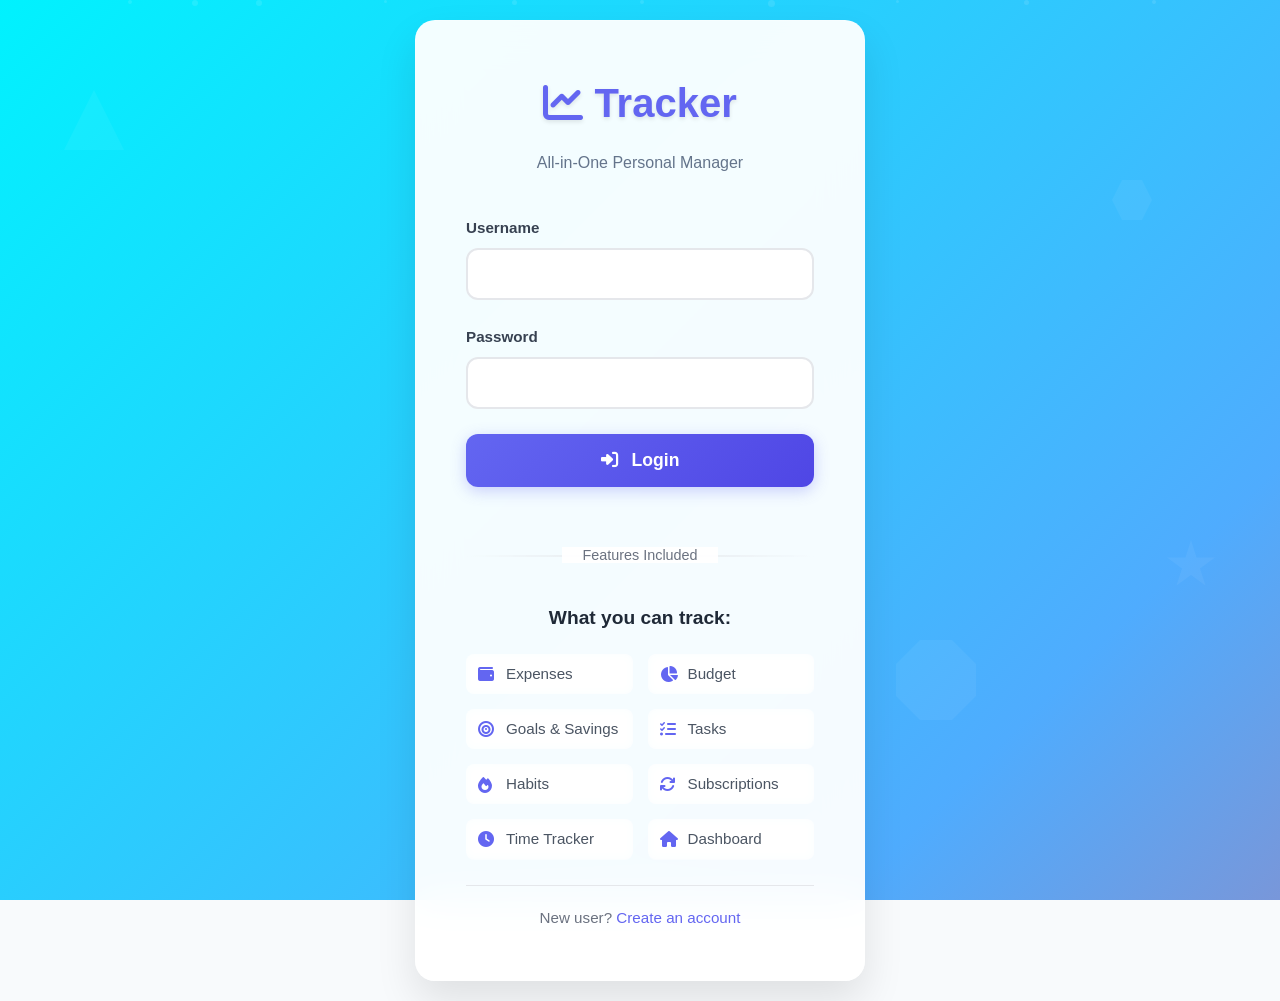
<file: index.html>
<!DOCTYPE html>
<html lang="en">
<head>
    <meta charset="UTF-8">
    <meta name="viewport" content="width=device-width, initial-scale=1.0">
    <title>All-in-One Personal Tracker</title>
    <link rel="stylesheet" href="https://cdnjs.cloudflare.com/ajax/libs/font-awesome/6.4.0/css/all.min.css">
    <link rel="stylesheet" href="style.css">
    </head>
<body>
    <!-- Mobile Menu Toggle -->
    <button class="mobile-menu-toggle" onclick="toggleSidebar()">
        <i class="fas fa-bars"></i>
    </button>

    <div class="app-container">
        <!-- Sidebar Navigation -->
        <aside class="sidebar" id="sidebar">
            <div class="sidebar-header">
                <h1><i class="fas fa-chart-line"></i> Tracker</h1>
                <p>All-in-One Personal Manager</p>
            </div>

            <ul class="nav-menu">
                <li class="nav-item">
                    <a class="nav-link active" onclick="showSection('dashboard')">
                        <i class="fas fa-home"></i>
                        <span>Dashboard</span>
                    </a>
                </li>
                <li class="nav-item">
                    <a class="nav-link" onclick="showSection('expenses')">
                        <i class="fas fa-wallet"></i>
                        <span>Expenses</span>
                    </a>
                </li>
                <li class="nav-item">
                    <a class="nav-link" onclick="showSection('budget')">
                        <i class="fas fa-chart-pie"></i>
                        <span>Budget</span>
                    </a>
                </li>
                <li class="nav-item">
                    <a class="nav-link" onclick="showSection('goals')">
                        <i class="fas fa-bullseye"></i>
                        <span>Goals & Savings</span>
                    </a>
                </li>
                <li class="nav-item">
                    <a class="nav-link" onclick="showSection('tasks')">
                        <i class="fas fa-tasks"></i>
                        <span>Tasks</span>
                    </a>
                </li>
                <li class="nav-item">
                    <a class="nav-link" onclick="showSection('habits')">
                        <i class="fas fa-fire"></i>
                        <span>Habits</span>
                    </a>
                </li>
                <li class="nav-item">
                    <a class="nav-link" onclick="showSection('subscriptions')">
                        <i class="fas fa-sync"></i>
                        <span>Subscriptions</span>
                    </a>
                </li>
                <li class="nav-item">
                    <a class="nav-link" onclick="showSection('time')">
                        <i class="fas fa-clock"></i>
                        <span>Time Tracker</span>
                    </a>
                </li>
            </ul>

            <button class="theme-toggle" onclick="toggleTheme()">
                <i class="fas fa-moon"></i>
                <span>Toggle Theme</span>
            </button>

            <button class="logout-btn" onclick="logout()">
                <i class="fas fa-sign-out-alt"></i>
                <span>Logout</span>
            </button>
        </aside>

        <!-- Main Content Area -->
        <main class="main-content">
            <!-- =====================================================
                 DASHBOARD SECTION
            ===================================================== -->
            <section id="dashboard" class="section active">
                <div class="section-header">
                    <h2>Dashboard Overview</h2>
                    <p>Your complete financial and productivity summary</p>
                </div>

                <div class="stats-grid">
                    <div class="stat-card success">
                        <div class="stat-label">Total Income</div>
                        <div class="stat-value" id="dashTotalIncome">$0</div>
                    </div>
                    <div class="stat-card danger">
                        <div class="stat-label">Total Expenses</div>
                        <div class="stat-value" id="dashTotalExpenses">$0</div>
                    </div>
                    <div class="stat-card">
                        <div class="stat-label">Net Balance</div>
                        <div class="stat-value" id="dashNetBalance">$0</div>
                    </div>
                    <div class="stat-card warning">
                        <div class="stat-label">Active Goals</div>
                        <div class="stat-value" id="dashActiveGoals">0</div>
                    </div>
                </div>

                <div class="card">
                    <div class="card-header">
                        <h3 class="card-title">Quick Stats</h3>
                    </div>
                    <div class="stats-grid">
                        <div class="stat-card">
                            <div class="stat-label">Pending Tasks</div>
                            <div class="stat-value" id="dashPendingTasks">0</div>
                        </div>
                        <div class="stat-card">
                            <div class="stat-label">Active Habits</div>
                            <div class="stat-value" id="dashActiveHabits">0</div>
                        </div>
                        <div class="stat-card">
                            <div class="stat-label">Subscriptions</div>
                            <div class="stat-value" id="dashSubscriptions">0</div>
                        </div>
                        <div class="stat-card">
                            <div class="stat-label">Hours This Week</div>
                            <div class="stat-value" id="dashHoursWeek">0h</div>
                        </div>
                    </div>
                </div>
            </section>

            <!-- =====================================================
                 EXPENSE TRACKER SECTION
            ===================================================== -->
            <section id="expenses" class="section">
                <div class="section-header">
                    <h2>Expense Tracker</h2>
                    <p>Track your income and expenses</p>
                </div>

                <div class="card">
                    <div class="card-header">
                        <h3 class="card-title">Add Transaction</h3>
                    </div>
                    <form id="expenseForm">
                        <div class="form-row">
                            <div class="form-group">
                                <label class="form-label">Type</label>
                                <select class="form-select" id="expenseType" required>
                                    <option value="expense">Expense</option>
                                    <option value="income">Income</option>
                                </select>
                            </div>
                            <div class="form-group">
                                <label class="form-label">Amount</label>
                                <input type="number" class="form-input" id="expenseAmount" step="0.01" required>
                            </div>
                            <div class="form-group">
                                <label class="form-label">Category</label>
                                <select class="form-select" id="expenseCategory" required>
                                    <option value="Food">Food</option>
                                    <option value="Transport">Transport</option>
                                    <option value="Shopping">Shopping</option>
                                    <option value="Bills">Bills</option>
                                    <option value="Entertainment">Entertainment</option>
                                    <option value="Health">Health</option>
                                    <option value="Salary">Salary</option>
                                    <option value="Other">Other</option>
                                </select>
                            </div>
                        </div>
                        <div class="form-group">
                            <label class="form-label">Description</label>
                            <input type="text" class="form-input" id="expenseDesc" required>
                        </div>
                        <div class="form-group">
                            <label class="form-label">Date</label>
                            <input type="date" class="form-input" id="expenseDate" required>
                        </div>
                        <button type="submit" class="btn btn-primary">
                            <i class="fas fa-plus"></i> Add Transaction
                        </button>
                    </form>
                </div>

                <div class="card">
                    <div class="card-header">
                        <h3 class="card-title">Recent Transactions</h3>
                    </div>
                    <div style="overflow-x: auto;">
                        <table class="data-table">
                            <thead>
                                <tr>
                                    <th>Date</th>
                                    <th>Type</th>
                                    <th>Category</th>
                                    <th>Description</th>
                                    <th>Amount</th>
                                    <th>Action</th>
                                </tr>
                            </thead>
                            <tbody id="expenseTableBody">
                            </tbody>
                        </table>
                    </div>
                </div>
            </section>

            <!-- =====================================================
                 BUDGET TRACKER SECTION
            ===================================================== -->
            <section id="budget" class="section">
                <div class="section-header">
                    <h2>Budget Tracker</h2>
                    <p>Set and monitor category budgets</p>
                </div>

                <div class="card">
                    <div class="card-header">
                        <h3 class="card-title">Set Budget</h3>
                    </div>
                    <form id="budgetForm">
                        <div class="form-row">
                            <div class="form-group">
                                <label class="form-label">Category</label>
                                <select class="form-select" id="budgetCategory" required>
                                    <option value="Food">Food</option>
                                    <option value="Transport">Transport</option>
                                    <option value="Shopping">Shopping</option>
                                    <option value="Bills">Bills</option>
                                    <option value="Entertainment">Entertainment</option>
                                    <option value="Health">Health</option>
                                </select>
                            </div>
                            <div class="form-group">
                                <label class="form-label">Monthly Budget</label>
                                <input type="number" class="form-input" id="budgetAmount" step="0.01" required>
                            </div>
                        </div>
                        <button type="submit" class="btn btn-primary">
                            <i class="fas fa-save"></i> Set Budget
                        </button>
                    </form>
                </div>

                <div class="card">
                    <div class="card-header">
                        <h3 class="card-title">Budget Overview</h3>
                    </div>
                    <div id="budgetOverview"></div>
                </div>
            </section>

            <!-- =====================================================
                 GOALS & SAVINGS TRACKER SECTION
            ===================================================== -->
            <section id="goals" class="section">
                <div class="section-header">
                    <h2>Goals & Savings</h2>
                    <p>Track your financial goals</p>
                </div>

                <div class="card">
                    <div class="card-header">
                        <h3 class="card-title">Create Goal</h3>
                    </div>
                    <form id="goalForm">
                        <div class="form-group">
                            <label class="form-label">Goal Name</label>
                            <input type="text" class="form-input" id="goalName" required>
                        </div>
                        <div class="form-row">
                            <div class="form-group">
                                <label class="form-label">Target Amount</label>
                                <input type="number" class="form-input" id="goalTarget" step="0.01" required>
                            </div>
                            <div class="form-group">
                                <label class="form-label">Deadline</label>
                                <input type="date" class="form-input" id="goalDeadline" required>
                            </div>
                        </div>
                        <button type="submit" class="btn btn-primary">
                            <i class="fas fa-plus"></i> Create Goal
                        </button>
                    </form>
                </div>

                <div class="card">
                    <div class="card-header">
                        <h3 class="card-title">Your Goals</h3>
                    </div>
                    <div id="goalsList"></div>
                </div>
            </section>

            <!-- =====================================================
                 TASK MANAGEMENT SECTION (KANBAN)
            ===================================================== -->
            <section id="tasks" class="section">
                <div class="section-header">
                    <h2>Task Management</h2>
                    <p>Organize tasks with Kanban board</p>
                </div>

                <div class="card">
                    <div class="card-header">
                        <h3 class="card-title">Add Task</h3>
                    </div>
                    <form id="taskForm">
                        <div class="form-group">
                            <label class="form-label">Task Title</label>
                            <input type="text" class="form-input" id="taskTitle" required>
                        </div>
                        <div class="form-group">
                            <label class="form-label">Description</label>
                            <textarea class="form-textarea" id="taskDesc"></textarea>
                        </div>
                        <button type="submit" class="btn btn-primary">
                            <i class="fas fa-plus"></i> Add Task
                        </button>
                    </form>
                </div>

                <div class="card">
                    <div class="kanban-board">
                        <div class="kanban-column">
                            <div class="kanban-column-header">
                                <i class="fas fa-circle" style="color: #3b82f6;"></i> To Do
                            </div>
                            <div class="kanban-tasks" id="todoTasks" ondrop="drop(event)" ondragover="allowDrop(event)" data-status="todo"></div>
                        </div>
                        <div class="kanban-column">
                            <div class="kanban-column-header">
                                <i class="fas fa-circle" style="color: #f59e0b;"></i> In Progress
                            </div>
                            <div class="kanban-tasks" id="progressTasks" ondrop="drop(event)" ondragover="allowDrop(event)" data-status="progress"></div>
                        </div>
                        <div class="kanban-column">
                            <div class="kanban-column-header">
                                <i class="fas fa-circle" style="color: #10b981;"></i> Done
                            </div>
                            <div class="kanban-tasks" id="doneTasks" ondrop="drop(event)" ondragover="allowDrop(event)" data-status="done"></div>
                        </div>
                    </div>
                </div>
            </section>

            <!-- =====================================================
                 HABIT TRACKER SECTION
            ===================================================== -->
            <section id="habits" class="section">
                <div class="section-header">
                    <h2>Habit Tracker</h2>
                    <p>Build and track daily habits</p>
                </div>

                <div class="card">
                    <div class="card-header">
                        <h3 class="card-title">Add Habit</h3>
                    </div>
                    <form id="habitForm">
                        <div class="form-group">
                            <label class="form-label">Habit Name</label>
                            <input type="text" class="form-input" id="habitName" placeholder="e.g., Morning Exercise" required>
                        </div>
                        <button type="submit" class="btn btn-primary">
                            <i class="fas fa-plus"></i> Add Habit
                        </button>
                    </form>
                </div>

                <div class="card">
                    <div class="card-header">
                        <h3 class="card-title">Your Habits</h3>
                    </div>
                    <div id="habitsList"></div>
                </div>
            </section>

            <!-- =====================================================
                 SUBSCRIPTION TRACKER SECTION
            ===================================================== -->
            <section id="subscriptions" class="section">
                <div class="section-header">
                    <h2>Subscription Tracker</h2>
                    <p>Manage your recurring subscriptions</p>
                </div>

                <div class="card">
                    <div class="card-header">
                        <h3 class="card-title">Add Subscription</h3>
                    </div>
                    <form id="subscriptionForm">
                        <div class="form-row">
                            <div class="form-group">
                                <label class="form-label">Service Name</label>
                                <input type="text" class="form-input" id="subName" placeholder="e.g., Netflix" required>
                            </div>
                            <div class="form-group">
                                <label class="form-label">Monthly Cost</label>
                                <input type="number" class="form-input" id="subCost" step="0.01" required>
                            </div>
                            <div class="form-group">
                                <label class="form-label">Renewal Date</label>
                                <input type="date" class="form-input" id="subRenewal" required>
                            </div>
                        </div>
                        <button type="submit" class="btn btn-primary">
                            <i class="fas fa-plus"></i> Add Subscription
                        </button>
                    </form>
                </div>

                <div class="card">
                    <div class="card-header">
                        <h3 class="card-title">Active Subscriptions</h3>
                        <div class="stat-card">
                            <div class="stat-label">Monthly Total</div>
                            <div class="stat-value" id="subTotal">$0</div>
                        </div>
                    </div>
                    <div style="overflow-x: auto;">
                        <table class="data-table">
                            <thead>
                                <tr>
                                    <th>Service</th>
                                    <th>Cost</th>
                                    <th>Renewal Date</th>
                                    <th>Days Until Renewal</th>
                                    <th>Action</th>
                                </tr>
                            </thead>
                            <tbody id="subscriptionTableBody"></tbody>
                        </table>
                    </div>
                </div>
            </section>

            <!-- =====================================================
                 TIME TRACKER SECTION
            ===================================================== -->
            <section id="time" class="section">
                <div class="section-header">
                    <h2>Time Tracker</h2>
                    <p>Log and analyze your time</p>
                </div>

                <div class="card">
                    <div class="card-header">
                        <h3 class="card-title">Log Time</h3>
                    </div>
                    <form id="timeForm">
                        <div class="form-row">
                            <div class="form-group">
                                <label class="form-label">Activity</label>
                                <input type="text" class="form-input" id="timeActivity" placeholder="e.g., Study" required>
                            </div>
                            <div class="form-group">
                                <label class="form-label">Hours</label>
                                <input type="number" class="form-input" id="timeHours" step="0.5" min="0" required>
                            </div>
                            <div class="form-group">
                                <label class="form-label">Date</label>
                                <input type="date" class="form-input" id="timeDate" required>
                            </div>
                        </div>
                        <button type="submit" class="btn btn-primary">
                            <i class="fas fa-clock"></i> Log Time
                        </button>
                    </form>
                </div>

                <div class="stats-grid">
                    <div class="stat-card">
                        <div class="stat-label">Today's Hours</div>
                        <div class="stat-value" id="timeTodayHours">0h</div>
                    </div>
                    <div class="stat-card">
                        <div class="stat-label">This Week</div>
                        <div class="stat-value" id="timeWeekHours">0h</div>
                    </div>
                    <div class="stat-card">
                        <div class="stat-label">This Month</div>
                        <div class="stat-value" id="timeMonthHours">0h</div>
                    </div>
                </div>

                <div class="card">
                    <div class="card-header">
                        <h3 class="card-title">Time Log</h3>
                    </div>
                    <div style="overflow-x: auto;">
                        <table class="data-table">
                            <thead>
                                <tr>
                                    <th>Date</th>
                                    <th>Activity</th>
                                    <th>Hours</th>
                                    <th>Action</th>
                                </tr>
                            </thead>
                            <tbody id="timeTableBody"></tbody>
                        </table>
                    </div>
                </div>
            </section>
        </main>
    </div>
    <script src="auth.js"></script>
    <script src="app.js"></script>
</body>
</html>
</file>
<file: style.css>
:root {
            --primary: #6366f1;
            --primary-dark: #4f46e5;
            --success: #10b981;
            --warning: #f59e0b;
            --danger: #ef4444;
            --bg-main: #f8fafc;
            --bg-card: #ffffff;
            --text-primary: #1e293b;
            --text-secondary: #64748b;
            --border: #e2e8f0;
            --sidebar-bg: #1e293b;
            --sidebar-text: #cbd5e1;
            --sidebar-active: #6366f1;
            --shadow: 0 1px 3px rgba(0,0,0,0.1);
            --shadow-lg: 0 10px 25px rgba(0,0,0,0.1);
        }

        [data-theme="dark"] {
            --bg-main: #0f172a;
            --bg-card: #1e293b;
            --text-primary: #f1f5f9;
            --text-secondary: #94a3b8;
            --border: #334155;
            --sidebar-bg: #020617;
            --shadow: 0 1px 3px rgba(0,0,0,0.3);
            --shadow-lg: 0 10px 25px rgba(0,0,0,0.3);
        }

        /* =====================================================
           RESET & BASE STYLES
        ===================================================== */
        * {
            margin: 0;
            padding: 0;
            box-sizing: border-box;
        }

        body {
            font-family: -apple-system, BlinkMacSystemFont, 'Segoe UI', Roboto, Oxygen, Ubuntu, Cantarell, sans-serif;
            background: var(--bg-main);
            color: var(--text-primary);
            line-height: 1.6;
            overflow-x: hidden;
        }

        /* =====================================================
           LAYOUT STRUCTURE
        ===================================================== */
        .app-container {
            display: flex;
            min-height: 100vh;
        }

        /* Sidebar */
        .sidebar {
            width: 260px;
            background: var(--sidebar-bg);
            color: var(--sidebar-text);
            padding: 2rem 0;
            position: fixed;
            height: 100vh;
            overflow-y: auto;
            transition: transform 0.3s ease;
            z-index: 1000;
        }

        .sidebar-header {
            padding: 0 1.5rem 2rem;
            border-bottom: 1px solid rgba(255,255,255,0.1);
        }

        .sidebar-header h1 {
            color: white;
            font-size: 1.5rem;
            margin-bottom: 0.5rem;
        }

        .sidebar-header p {
            font-size: 0.875rem;
            opacity: 0.7;
        }

        .nav-menu {
            list-style: none;
            padding: 1.5rem 0;
        }

        .nav-item {
            margin: 0.25rem 0;
        }

        .nav-link {
            display: flex;
            align-items: center;
            padding: 0.875rem 1.5rem;
            color: var(--sidebar-text);
            text-decoration: none;
            transition: all 0.2s;
            cursor: pointer;
        }

        .nav-link:hover {
            background: rgba(99, 102, 241, 0.1);
            color: white;
        }

        .nav-link.active {
            background: var(--sidebar-active);
            color: white;
            border-left: 4px solid white;
        }

        .nav-link i {
            width: 24px;
            margin-right: 1rem;
        }

        /* Theme Toggle */
        .theme-toggle {
            margin: 1.5rem;
            padding: 0.875rem;
            background: rgba(255,255,255,0.1);
            border: none;
            border-radius: 8px;
            color: white;
            cursor: pointer;
            width: calc(100% - 3rem);
            display: flex;
            align-items: center;
            justify-content: center;
            gap: 0.5rem;
            transition: background 0.2s;
        }

        .theme-toggle:hover {
            background: rgba(255,255,255,0.15);
        }

        /* Logout Button */
        .logout-btn {
            margin: 1.5rem;
            padding: 0.875rem;
            background: rgba(239, 68, 68, 0.1);
            border: 1px solid rgba(239, 68, 68, 0.2);
            border-radius: 8px;
            color: #ef4444;
            cursor: pointer;
            width: calc(100% - 3rem);
            display: flex;
            align-items: center;
            justify-content: center;
            gap: 0.5rem;
            transition: all 0.2s;
        }

        .logout-btn:hover {
            background: rgba(239, 68, 68, 0.2);
            border-color: #ef4444;
        }

        /* Main Content */
        .main-content {
            flex: 1;
            margin-left: 260px;
            padding: 2rem;
            width: calc(100% - 260px);
        }

        /* Mobile Menu Toggle */
        .mobile-menu-toggle {
            display: none;
            position: fixed;
            top: 1rem;
            left: 1rem;
            z-index: 1001;
            background: var(--primary);
            color: white;
            border: none;
            padding: 0.75rem;
            border-radius: 8px;
            cursor: pointer;
            box-shadow: var(--shadow-lg);
        }

        /* =====================================================
           CARDS & COMPONENTS
        ===================================================== */
        .section {
            display: none;
        }

        .section.active {
            display: block;
        }

        .section-header {
            margin-bottom: 2rem;
        }

        .section-header h2 {
            font-size: 2rem;
            margin-bottom: 0.5rem;
        }

        .section-header p {
            color: var(--text-secondary);
        }

        .card {
            background: var(--bg-card);
            border-radius: 12px;
            padding: 1.5rem;
            box-shadow: var(--shadow);
            margin-bottom: 1.5rem;
        }

        .card-header {
            display: flex;
            justify-content: space-between;
            align-items: center;
            margin-bottom: 1.5rem;
        }

        .card-title {
            font-size: 1.25rem;
            font-weight: 600;
        }

        .stats-grid {
            display: grid;
            grid-template-columns: repeat(auto-fit, minmax(240px, 1fr));
            gap: 1.5rem;
            margin-bottom: 2rem;
        }

        .stat-card {
            background: var(--bg-card);
            padding: 1.5rem;
            border-radius: 12px;
            box-shadow: var(--shadow);
            border-left: 4px solid var(--primary);
        }

        .stat-card.success {
            border-left-color: var(--success);
        }

        .stat-card.warning {
            border-left-color: var(--warning);
        }

        .stat-card.danger {
            border-left-color: var(--danger);
        }

        .stat-label {
            font-size: 0.875rem;
            color: var(--text-secondary);
            margin-bottom: 0.5rem;
        }

        .stat-value {
            font-size: 2rem;
            font-weight: 700;
        }

        /* =====================================================
           FORMS & INPUTS
        ===================================================== */
        .form-group {
            margin-bottom: 1rem;
        }

        .form-label {
            display: block;
            margin-bottom: 0.5rem;
            font-weight: 500;
            font-size: 0.875rem;
        }

        .form-input,
        .form-select,
        .form-textarea {
            width: 100%;
            padding: 0.75rem;
            border: 1px solid var(--border);
            border-radius: 8px;
            background: var(--bg-card);
            color: var(--text-primary);
            font-size: 0.875rem;
            transition: border-color 0.2s;
        }

        .form-input:focus,
        .form-select:focus,
        .form-textarea:focus {
            outline: none;
            border-color: var(--primary);
        }

        .form-textarea {
            resize: vertical;
            min-height: 80px;
        }

        .form-row {
            display: grid;
            grid-template-columns: repeat(auto-fit, minmax(200px, 1fr));
            gap: 1rem;
        }

        /* =====================================================
           BUTTONS
        ===================================================== */
        .btn {
            padding: 0.75rem 1.5rem;
            border: none;
            border-radius: 8px;
            font-weight: 500;
            cursor: pointer;
            transition: all 0.2s;
            font-size: 0.875rem;
            display: inline-flex;
            align-items: center;
            gap: 0.5rem;
        }

        .btn-primary {
            background: var(--primary);
            color: white;
        }

        .btn-primary:hover {
            background: var(--primary-dark);
        }

        .btn-success {
            background: var(--success);
            color: white;
        }

        .btn-danger {
            background: var(--danger);
            color: white;
        }

        .btn-small {
            padding: 0.5rem 1rem;
            font-size: 0.75rem;
        }

        /* =====================================================
           TABLES & LISTS
        ===================================================== */
        .data-table {
            width: 100%;
            border-collapse: collapse;
        }

        .data-table th,
        .data-table td {
            padding: 1rem;
            text-align: left;
            border-bottom: 1px solid var(--border);
        }

        .data-table th {
            font-weight: 600;
            font-size: 0.875rem;
            color: var(--text-secondary);
        }

        .data-table tbody tr:hover {
            background: rgba(99, 102, 241, 0.05);
        }

        .badge {
            padding: 0.25rem 0.75rem;
            border-radius: 12px;
            font-size: 0.75rem;
            font-weight: 500;
        }

        .badge-income {
            background: #d1fae5;
            color: #065f46;
        }

        .badge-expense {
            background: #fee2e2;
            color: #991b1b;
        }

        .badge-todo {
            background: #dbeafe;
            color: #1e40af;
        }

        .badge-progress {
            background: #fef3c7;
            color: #92400e;
        }

        .badge-done {
            background: #d1fae5;
            color: #065f46;
        }

        /* =====================================================
           KANBAN BOARD
        ===================================================== */
        .kanban-board {
            display: grid;
            grid-template-columns: repeat(auto-fit, minmax(280px, 1fr));
            gap: 1.5rem;
        }

        .kanban-column {
            background: var(--bg-card);
            border-radius: 12px;
            padding: 1rem;
        }

        .kanban-column-header {
            font-weight: 600;
            margin-bottom: 1rem;
            padding-bottom: 0.5rem;
            border-bottom: 2px solid var(--border);
        }

        .kanban-tasks {
            min-height: 200px;
        }

        .task-card {
            background: var(--bg-main);
            padding: 1rem;
            border-radius: 8px;
            margin-bottom: 0.75rem;
            cursor: move;
            border: 1px solid var(--border);
        }

        .task-card:hover {
            box-shadow: var(--shadow);
        }

        .task-card-title {
            font-weight: 500;
            margin-bottom: 0.5rem;
        }

        .task-card-desc {
            font-size: 0.875rem;
            color: var(--text-secondary);
            margin-bottom: 0.5rem;
        }

        /* =====================================================
           HABIT TRACKER CALENDAR
        ===================================================== */
        .habit-list {
            margin-bottom: 2rem;
        }

        .habit-item {
            background: var(--bg-card);
            padding: 1rem;
            border-radius: 8px;
            margin-bottom: 0.75rem;
            display: flex;
            justify-content: space-between;
            align-items: center;
            border: 1px solid var(--border);
        }

        .habit-info h4 {
            margin-bottom: 0.25rem;
        }

        .habit-streak {
            background: var(--primary);
            color: white;
            padding: 0.5rem 1rem;
            border-radius: 8px;
            font-weight: 600;
        }

        .habit-calendar {
            display: grid;
            grid-template-columns: repeat(7, 1fr);
            gap: 0.5rem;
            margin-top: 1rem;
        }

        .habit-day {
            aspect-ratio: 1;
            border: 1px solid var(--border);
            border-radius: 8px;
            display: flex;
            align-items: center;
            justify-content: center;
            cursor: pointer;
            font-size: 0.875rem;
            transition: all 0.2s;
        }

        .habit-day:hover {
            background: var(--primary);
            color: white;
        }

        .habit-day.completed {
            background: var(--success);
            color: white;
            border-color: var(--success);
        }

        /* =====================================================
           PROGRESS BARS
        ===================================================== */
        .progress-bar-container {
            background: var(--bg-main);
            height: 24px;
            border-radius: 12px;
            overflow: hidden;
            margin: 0.5rem 0;
        }

        .progress-bar {
            height: 100%;
            background: var(--primary);
            transition: width 0.3s ease;
            display: flex;
            align-items: center;
            justify-content: flex-end;
            padding: 0 0.5rem;
            color: white;
            font-size: 0.75rem;
            font-weight: 600;
        }

        .progress-bar.success {
            background: var(--success);
        }

        .progress-bar.warning {
            background: var(--warning);
        }

        .progress-bar.danger {
            background: var(--danger);
        }

        /* =====================================================
           RESPONSIVE DESIGN
        ===================================================== */
        @media (max-width: 768px) {
            .sidebar {
                transform: translateX(-100%);
            }

            .sidebar.active {
                transform: translateX(0);
            }

            .main-content {
                margin-left: 0;
                width: 100%;
                padding: 1rem;
            }

            .mobile-menu-toggle {
                display: block;
            }

            .section-header h2 {
                font-size: 1.5rem;
                margin-top: 3rem;
            }

            .stats-grid {
                grid-template-columns: 1fr;
            }

            .kanban-board {
                grid-template-columns: 1fr;
            }

            .form-row {
                grid-template-columns: 1fr;
            }
        }

        /* =====================================================
           UTILITY CLASSES
        ===================================================== */
        .text-success { color: var(--success); }
        .text-danger { color: var(--danger); }
        .text-warning { color: var(--warning); }
        .text-center { text-align: center; }
        .mt-1 { margin-top: 1rem; }
        .mb-1 { margin-bottom: 1rem; }
        .hidden { display: none; }
</file>
